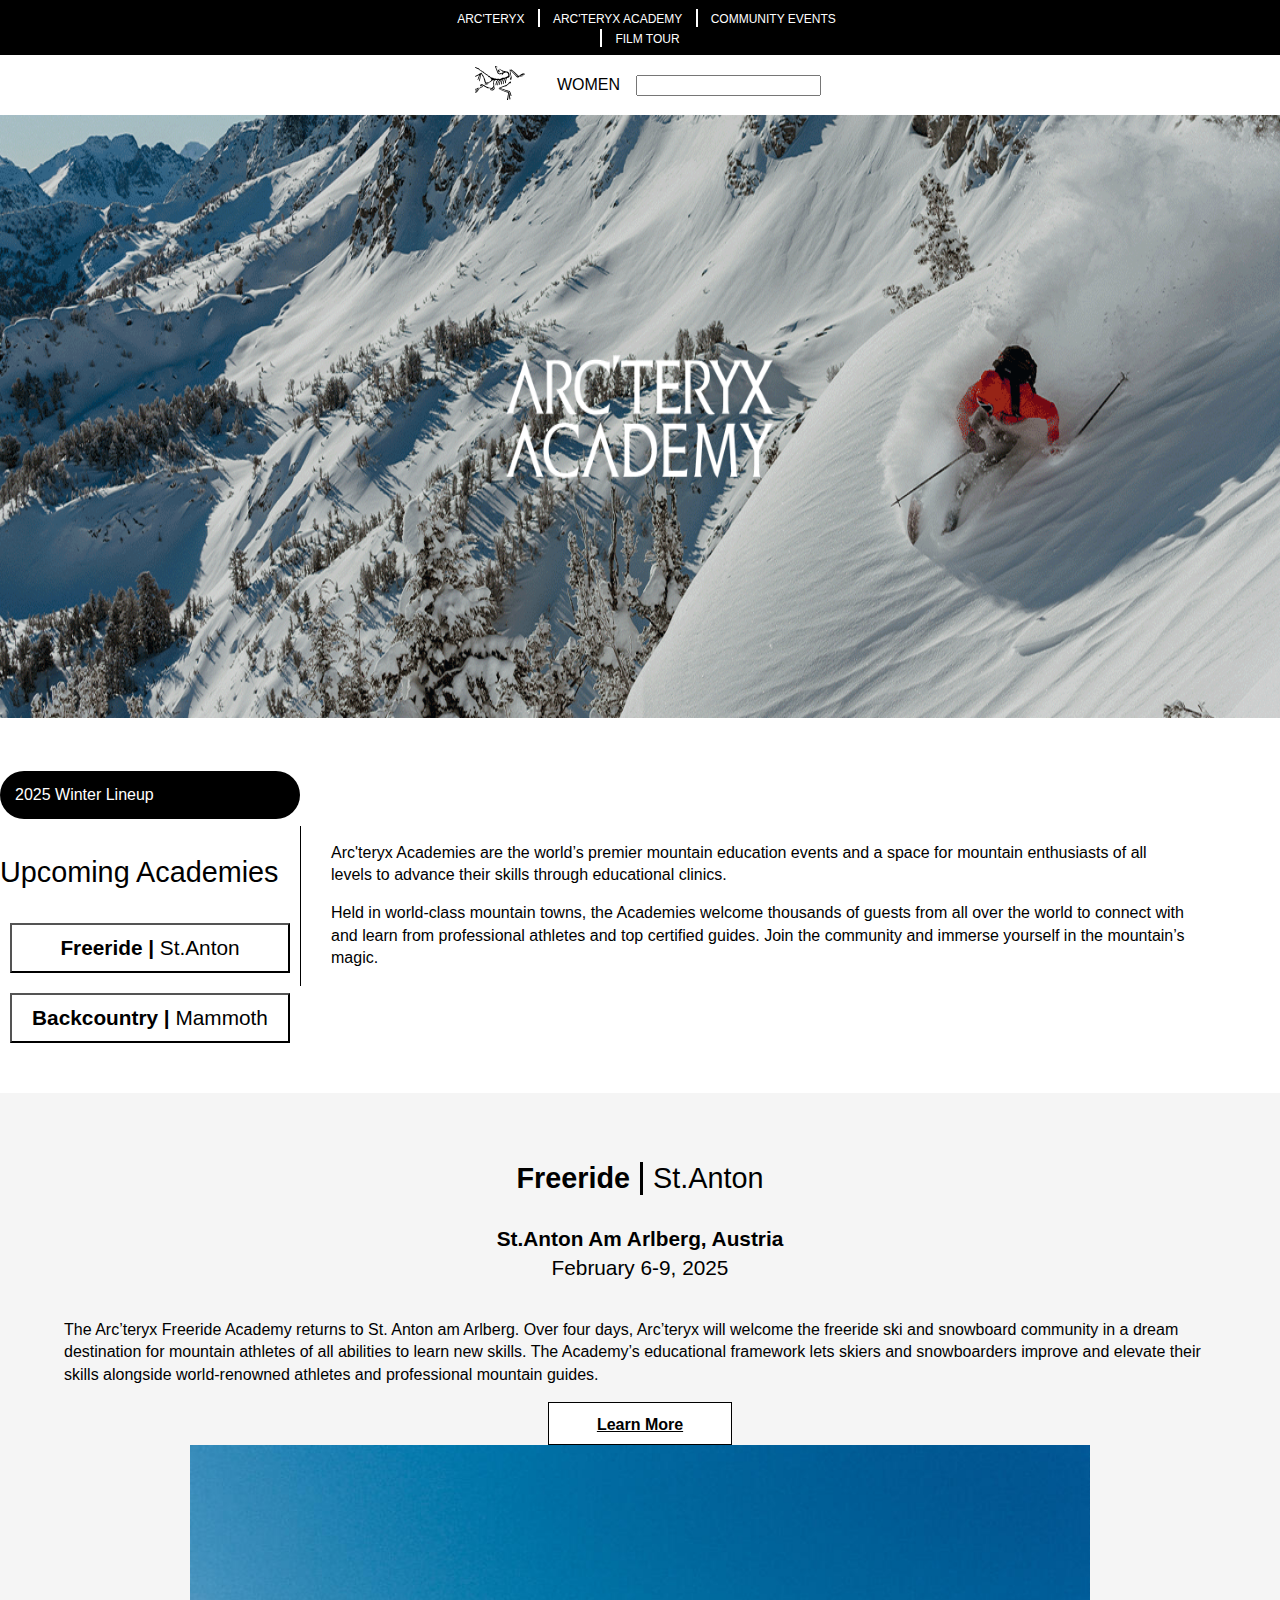
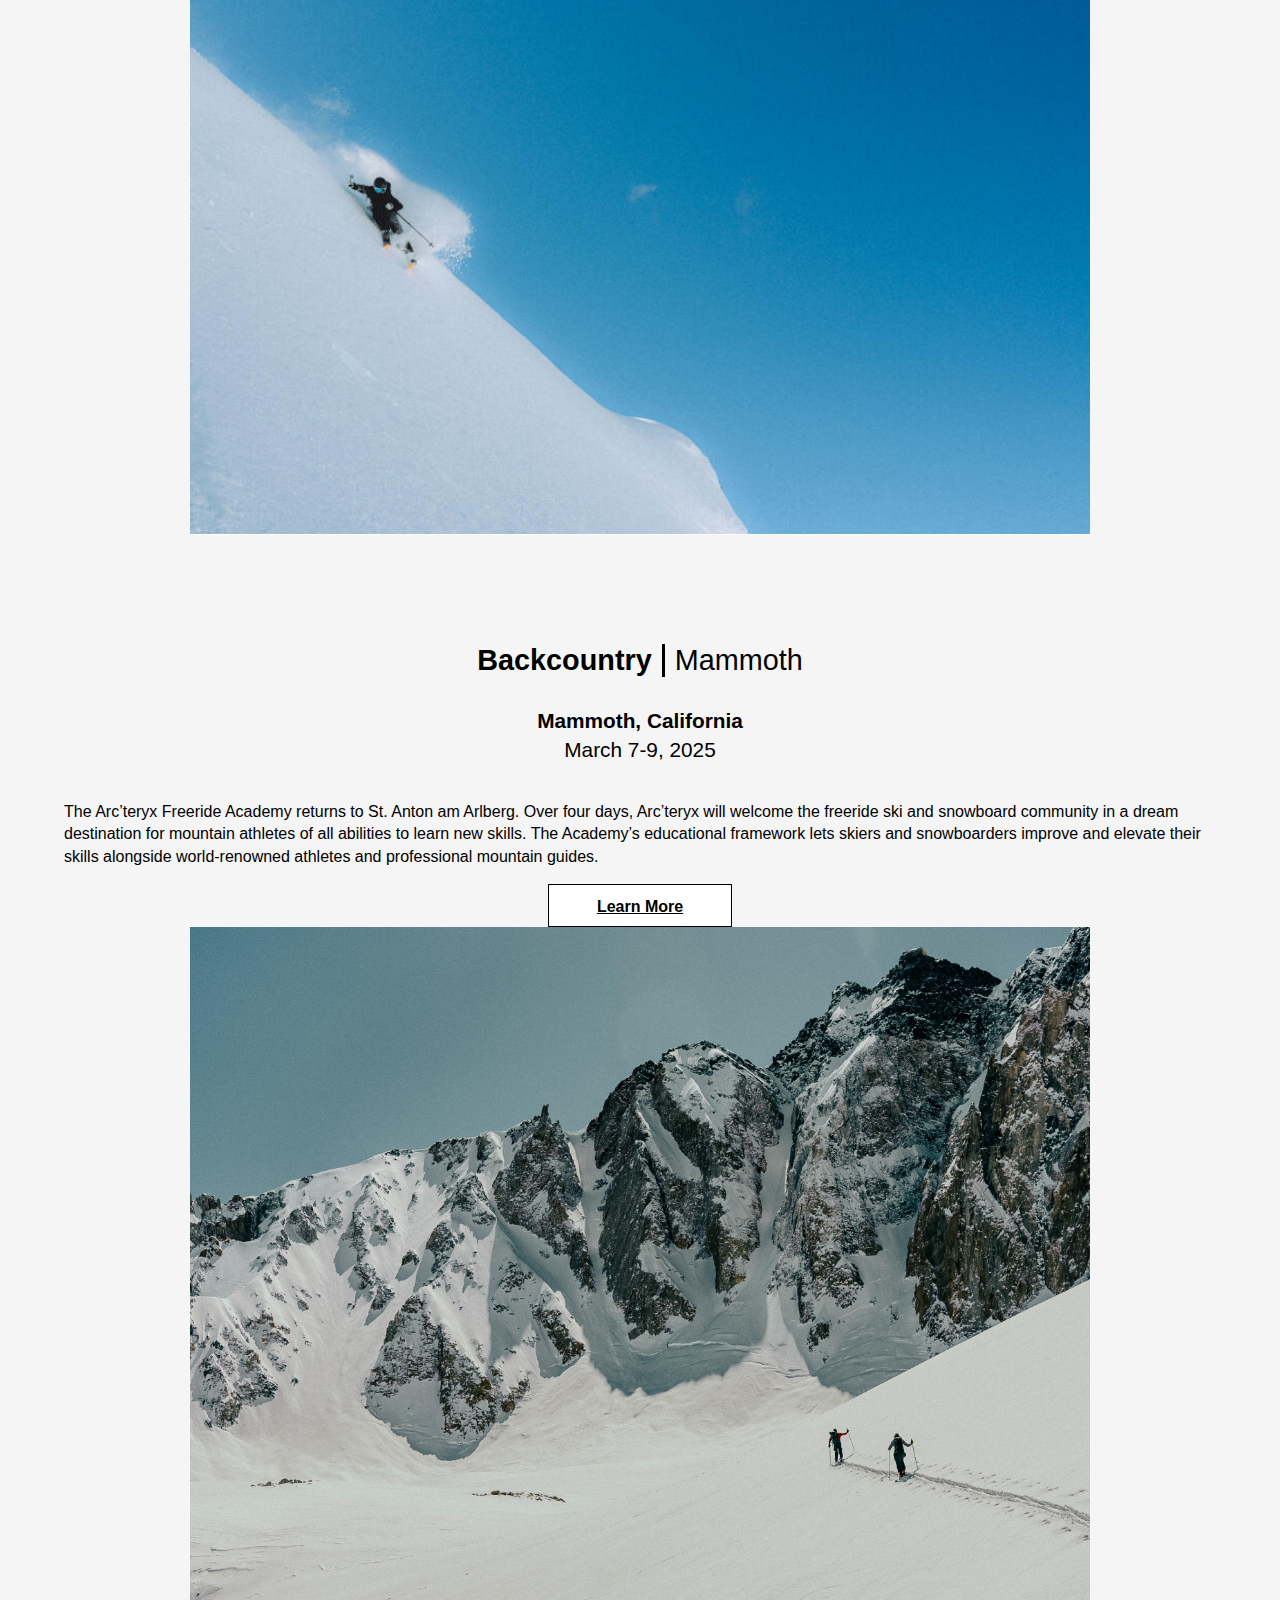
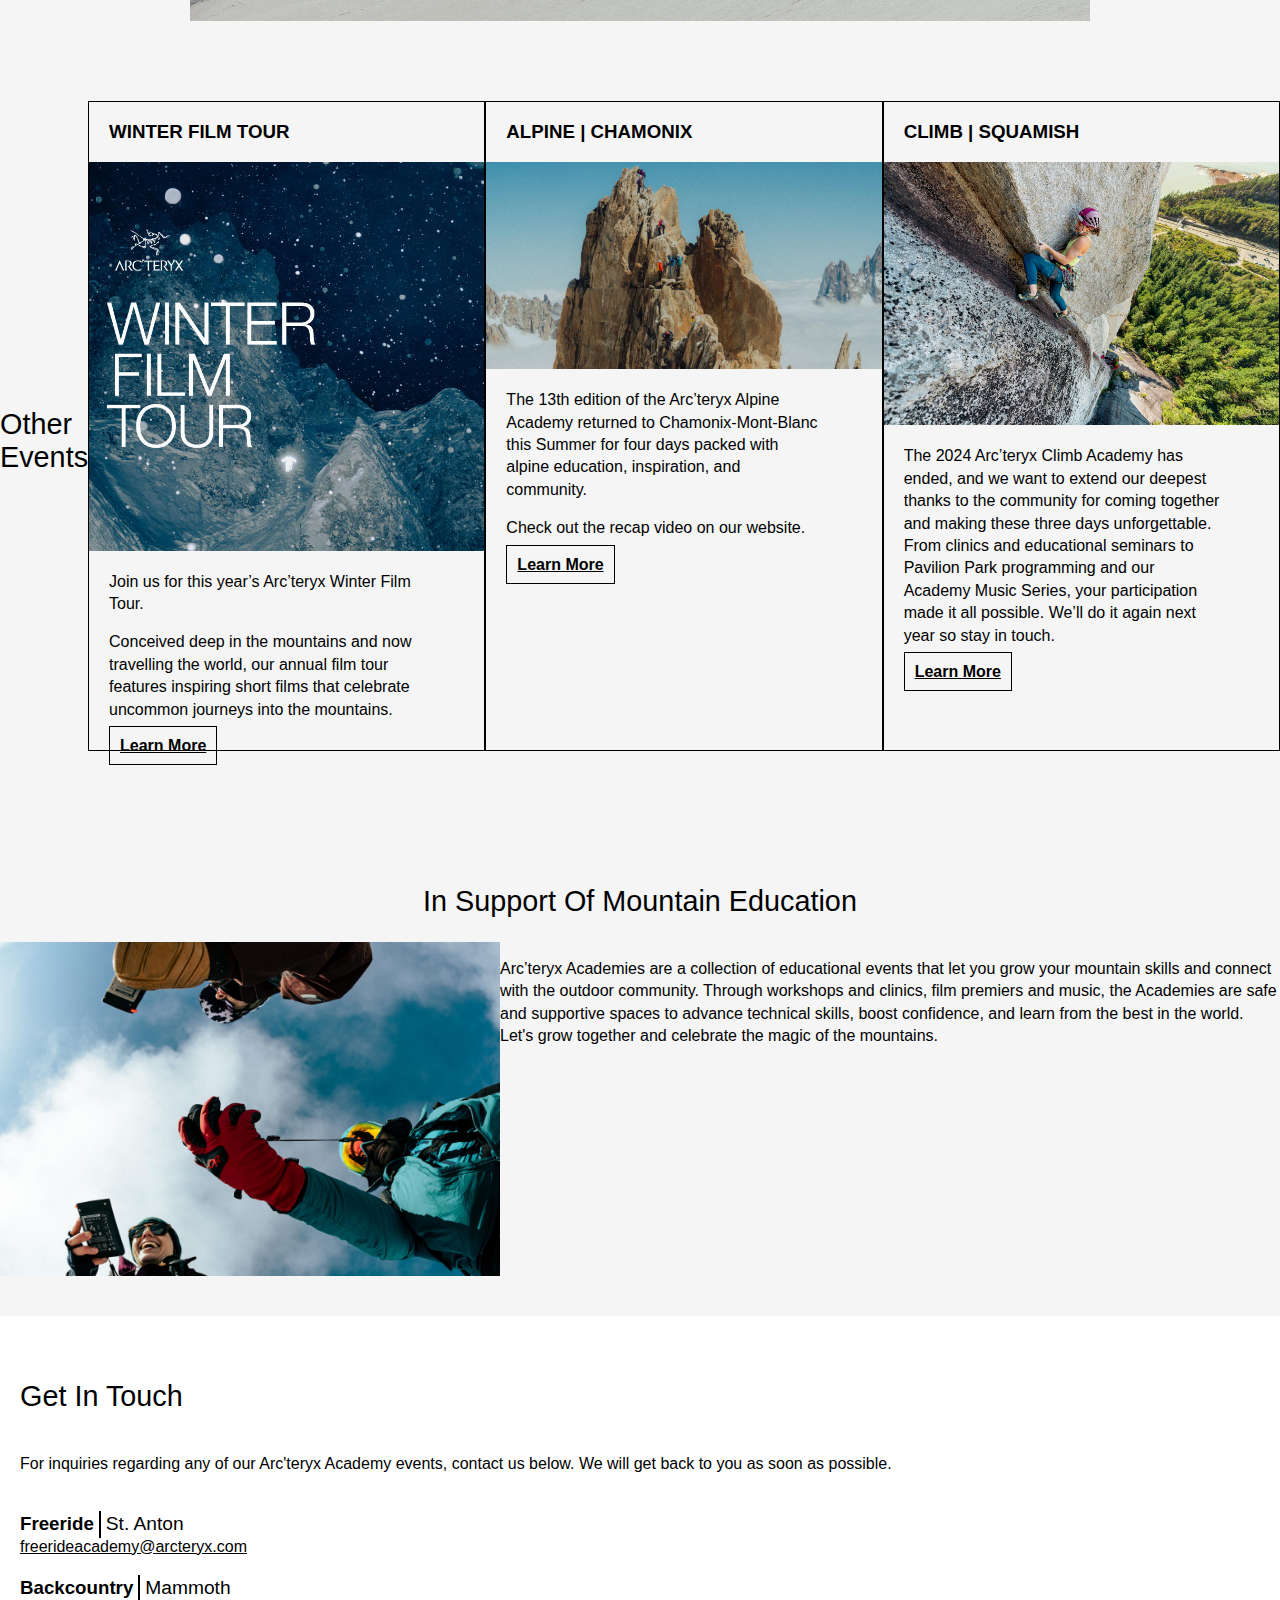
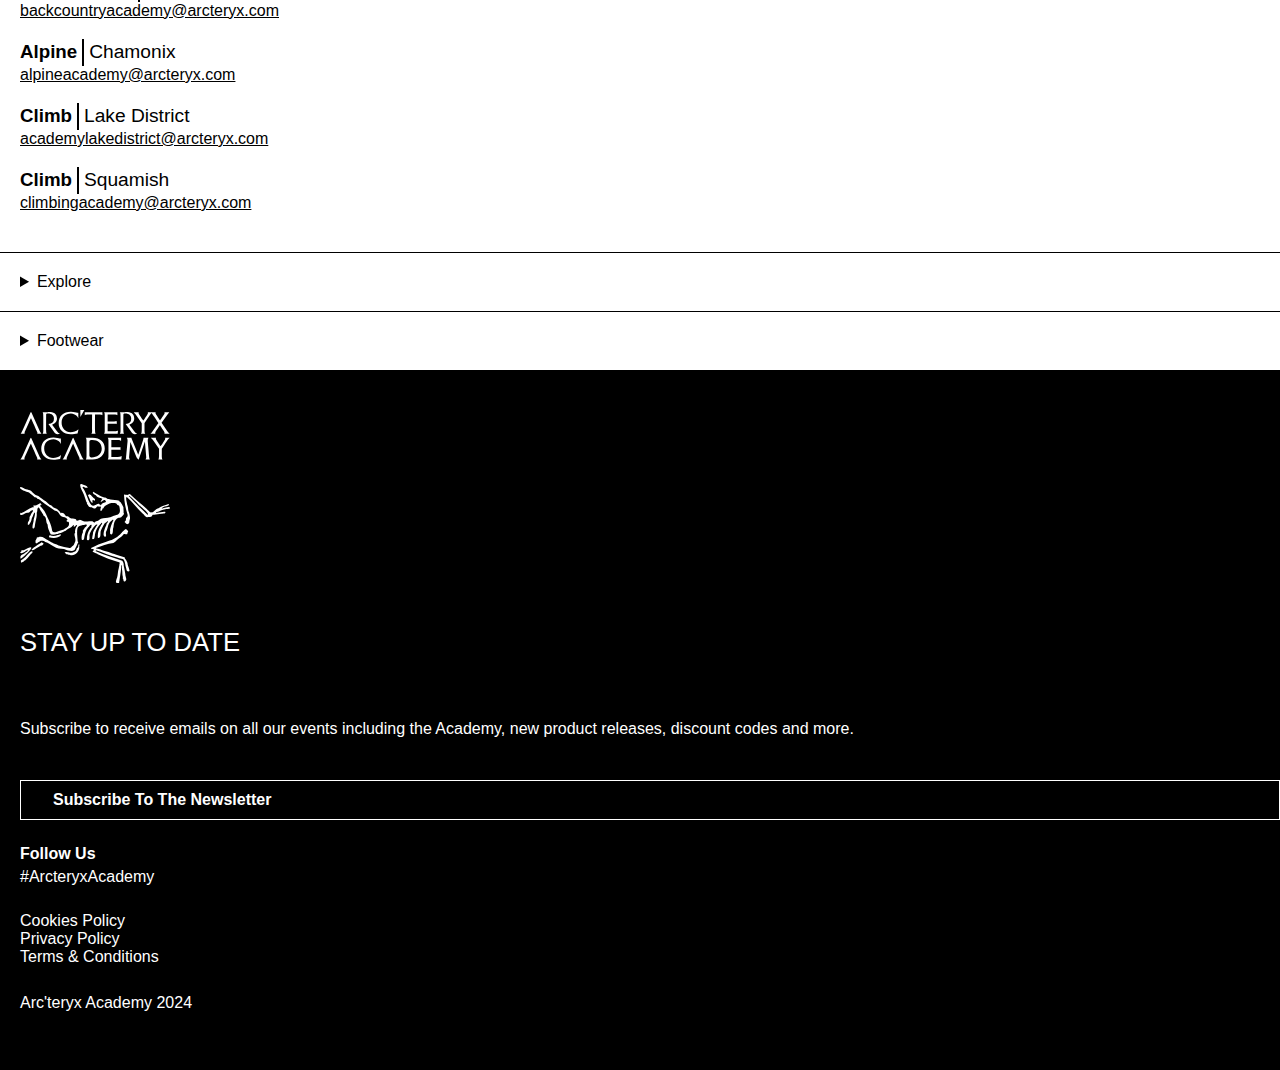
<file: index.html>
<!DOCTYPE html>
<html lang="en">
  <head>
    <meta charset="UTF-8" />
    <meta name="author" content="christian de with" />
    <meta name="viewport" content="width=device-width, initial-scale=1" />

    <title>arcteryx academy</title>

    <link href="styles/style.css" rel="stylesheet" />
    <link rel="icon" type="image/svg+xml" href="images/favicon.svg" />
  </head>

  <body>
    <header>
      <nav>
        <ul>
          <li><a href="arcteryx-films.html">arc'teryx</a></li>
          <li><a href="#">arc'teryx academy</a></li>
          <li><a href="#">community events</a></li>
          <li><a href="#">film tour</a></li>
        </ul>
      </nav>
	  <!-- bron 1: https://www.w3schools.com/howto/howto_css_dropdown_navbar.asp -->
      <div class="navbar">
        <a href="#"
          ><img
            class="navbar-brand"
            src="images/arcteryx-logo-footer.svg"
            alt="HomePage"></a>

        <div class="dropdown">
          <button class="dropbtn">
            WOMEN
            <i class="fa fa-caret-down"></i>
          </button>
          <div class="dropdown-content">
            <a href="#">CLOTHING</a>
            <a href="#">PACKS</a>
            <a href="#">FOOTWEAR</a>
          </div>
        </div>
		<!--  eind bron 1 -->
        <input type="search" >
      </div>
	  <!-- bron 2: https://www.a11yproject.com/posts/how-to-hide-content/-->
      <h1 class="visually-hidden">arc'teryx academy</h1>
	  <!--eind bron 2-->
      <picture>
        <source media="(min-width:650px)" srcset="images/Hero-image1.gif" >

        <img src="images/Hero-image-mobiel.gif" alt="Arc'teryx Academy" >
      </picture>
    </header>

    <main>
      <section>
        <div id="top-section">
          <h2>2025 winter lineup</h2>
          <h2>upcoming academies</h2>
          <button><strong>freeride |</strong> st.anton</button>
          <button><strong>backcountry |</strong> mammoth</button>
        </div>
        <div id="psection1">
          <p>
            Arc'teryx Academies are the world’s premier mountain education
            events and a space for mountain enthusiasts of all levels to advance
            their skills through educational clinics.
          </p>
          <p>
            Held in world-class mountain towns, the Academies welcome thousands
            of guests from all over the world to connect with and learn from
            professional athletes and top certified guides. Join the community
            and immerse yourself in the mountain’s magic.
          </p>
        </div>
      </section>

      <section>
        <div class="h2h3inline">
          <h2>freeride</h2>
          <h3>st.anton</h3>
        </div>
        <p>st.anton am arlberg, austria</p>
        <p>february 6-9, 2025</p>
        <img src="images/st.anton.jpg" alt="foto van man op ski's" >

        <p>
          The Arc’teryx Freeride Academy returns to St. Anton am Arlberg. Over
          four days, Arc’teryx will welcome the freeride ski and snowboard
          community in a dream destination for mountain athletes of all
          abilities to learn new skills. The Academy’s educational framework
          lets skiers and snowboarders improve and elevate their skills
          alongside world-renowned athletes and professional mountain guides.
        </p>
        <a href="#">learn more</a>
      </section>

      <section>
        <div class="h2h3inline">
          <h2>backcountry</h2>
          <h3>mammoth</h3>
        </div>
        <p>mammoth, california</p>
        <p>march 7-9, 2025</p>
        <img src="images/backcountry.jpg" alt="foto van bergen" >

        <p>
          The Arc’teryx Freeride Academy returns to St. Anton am Arlberg. Over
          four days, Arc’teryx will welcome the freeride ski and snowboard
          community in a dream destination for mountain athletes of all
          abilities to learn new skills. The Academy’s educational framework
          lets skiers and snowboarders improve and elevate their skills
          alongside world-renowned athletes and professional mountain guides.
        </p>
        <a href="#">learn more</a>
      </section>

      <section>
        <h2>other events</h2>
        <article>
          <h3>winter film tour</h3>
          <img src="images/film-tour.jpg" alt="winter film tour" >
          <p>Join us for this year’s Arc’teryx Winter Film Tour.</p>
          <p>
            Conceived deep in the mountains and now travelling the world, our
            annual film tour features inspiring short films that celebrate
            uncommon journeys into the mountains.
          </p>
          <a href="#">learn more</a>
        </article>
        <article>
          <h3>alpine | chamonix</h3>
          <img src="images/alpine-chamonix.jpg" alt="foto van een berg" >
          <p>
            The 13th edition of the Arc’teryx Alpine Academy returned to
            Chamonix-Mont-Blanc this Summer for four days packed with alpine
            education, inspiration, and community.
          </p>
          <p>Check out the recap video on our website.</p>
          <a href="">learn more</a>
        </article>
        <article>
          <h3>climb | squamish</h3>
          <img src="images/climb-squamish.jpg" alt="foto van iemand die een berg beklimd" >
          <p>
            The 2024 Arc’teryx Climb Academy has ended, and we want to extend
            our deepest thanks to the community for coming together and making
            these three days unforgettable. From clinics and educational
            seminars to Pavilion Park programming and our Academy Music Series,
            your participation made it all possible. We’ll do it again next year
            so stay in touch.
          </p>
          <a href="">learn more</a>
        </article>
      </section>

      <section>
        <h2>in support of mountain education</h2>
        <div>
          <img src="images/mountain-education.jpg" alt="foto van iemand berg leraren" >
          <p>
            Arc’teryx Academies are a collection of educational events that let
            you grow your mountain skills and connect with the outdoor
            community. Through workshops and clinics, film premiers and music,
            the Academies are safe and supportive spaces to advance technical
            skills, boost confidence, and learn from the best in the world.
            Let's grow together and celebrate the magic of the mountains.
          </p>
        </div>
      </section>

      <section>
        <h2>get in touch</h2>
        <p>
          For inquiries regarding any of our Arc'teryx Academy events, contact
          us below. We will get back to you as soon as possible.
        </p>
        <div>
          <h3>Freeride</h3>
          <p>St. Anton</p>
        </div>
        <a href="mailto:freerideacademy@arcteryx.com"
          >freerideacademy@arcteryx.com</a
        >

        <div>
          <h3>Backcountry</h3>
          <p>Mammoth</p>
        </div>
        <a href="mailto:backcountryacademy@arcteryx.com"
          >backcountryacademy@arcteryx.com</a
        >

        <div>
          <h3>Alpine</h3>
          <p>Chamonix</p>
        </div>
        <a href="mailto:alpineacademy@arcteryx.com"
          >alpineacademy@arcteryx.com</a
        >

        <div>
          <h3>Climb</h3>
          <p>Lake District</p>
        </div>
        <a href="mailto:academylakedistrict@arcteryx.com"
          >academylakedistrict@arcteryx.com</a
        >

        <div>
          <h3>Climb</h3>
          <p>Squamish</p>
        </div>
        <a href="mailto:climbingacademy@arcteryx.com"
          >climbingacademy@arcteryx.com</a
        >
      </section>

      <details>
        <summary>Explore</summary>
        <a href="#">/ No Wasted Days</a>
        <a href="#">/ Who We Are</a>
        <a href="#">/ Blog</a>
      </details>
      <details>
        <summary>Footwear</summary>
        <a href="#">/ Men's Footwear</a>
        <a href="#">/ Women's Footwear</a>
        <a href="#">/ Footwear Innovation</a>
      </details>
    </main>

    <footer>
      <img src="images/logo-footer.svg" alt="arc'teryx logo" >
      <img src="images/arcteryx-logo-footer.svg" alt="arc'teryx logo naam" >

      <h2>stay up to date</h2>
      <p>
        Subscribe to receive emails on all our events including the Academy, new
        product releases, discount codes and more.
      </p>
      <a>subscribe to the newsletter</a>
      <div>
        <p>follow us</p>
        <p>#ArcteryxAcademy</p>
      </div>

      <nav>
        <ul>
          <li><a href="#">cookies policy</a></li>
          <li><a href="#">privacy policy</a></li>
          <li><a href="#">terms & conditions</a></li>
        </ul>
      </nav>
      <p>Arc'teryx Academy 2024</p>
    </footer>
    <script defer src="scripts/script.js"></script>
  </body>
</html>
</file>
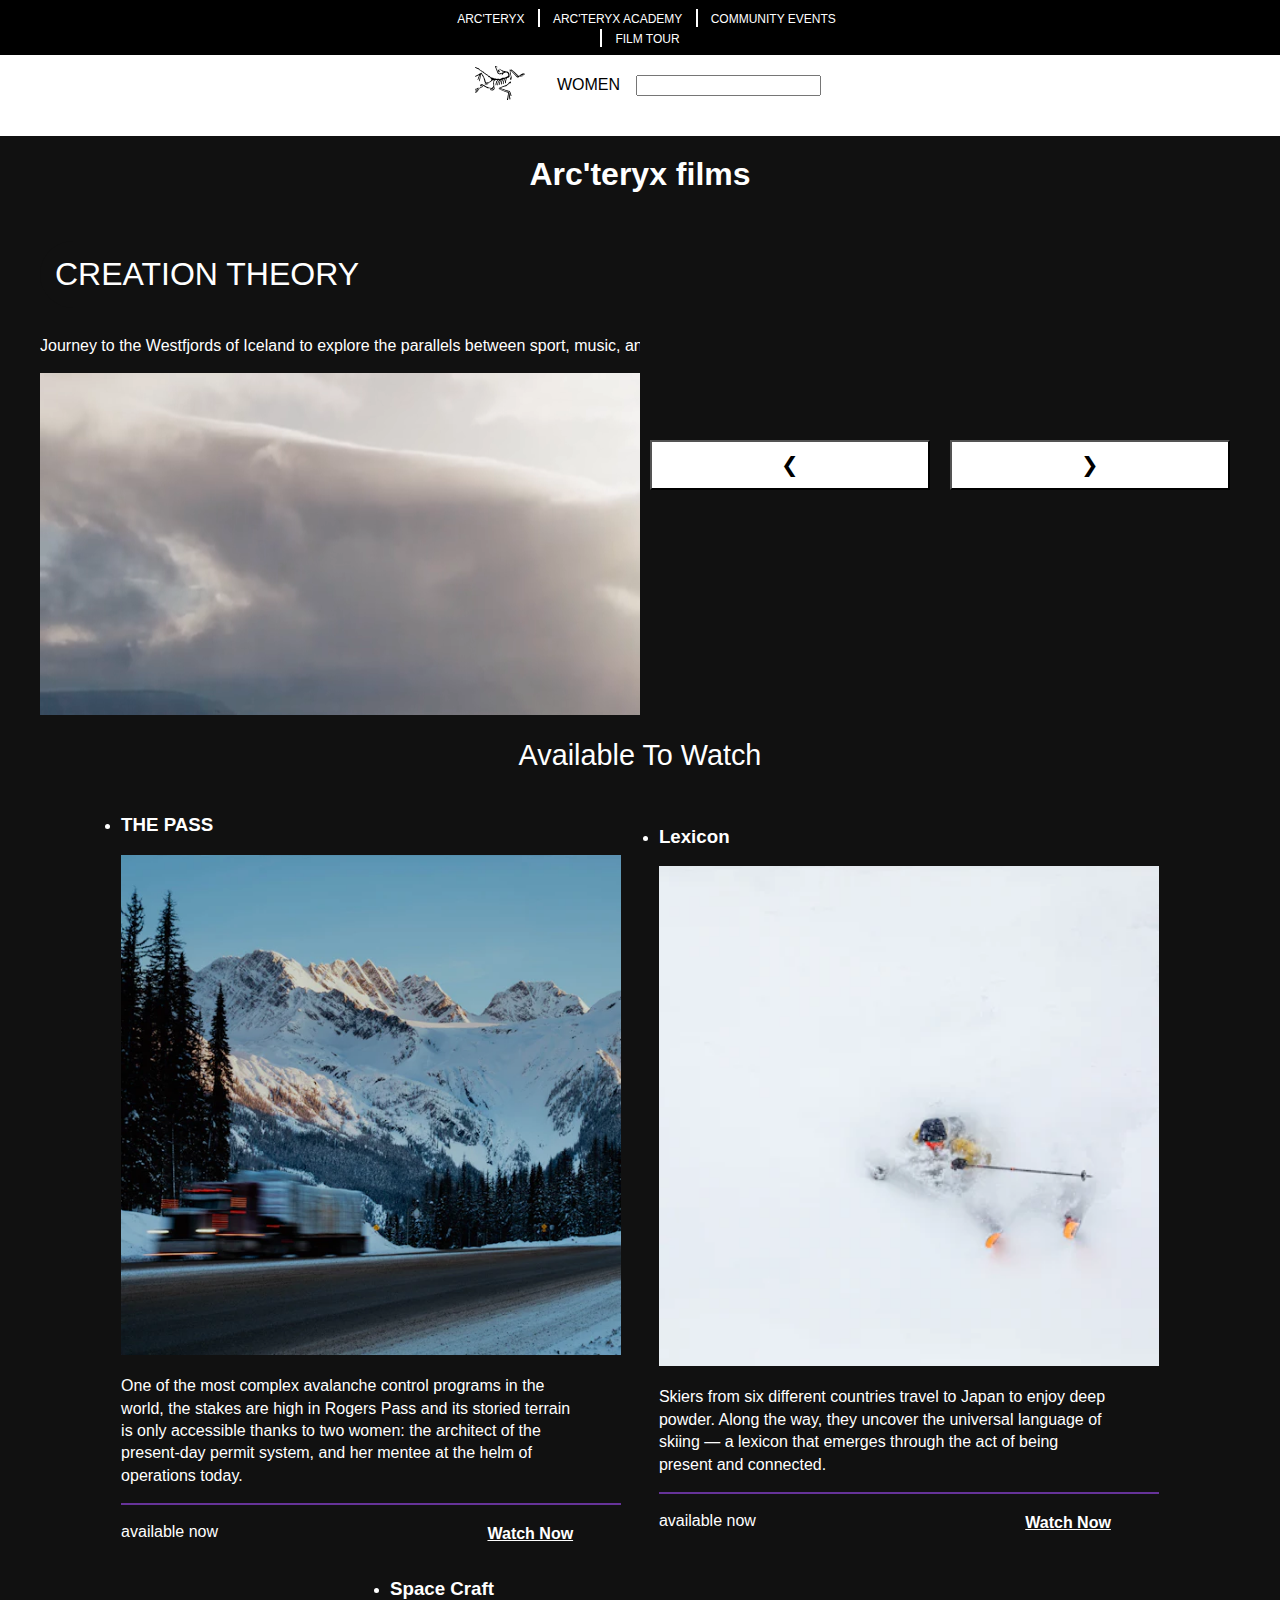
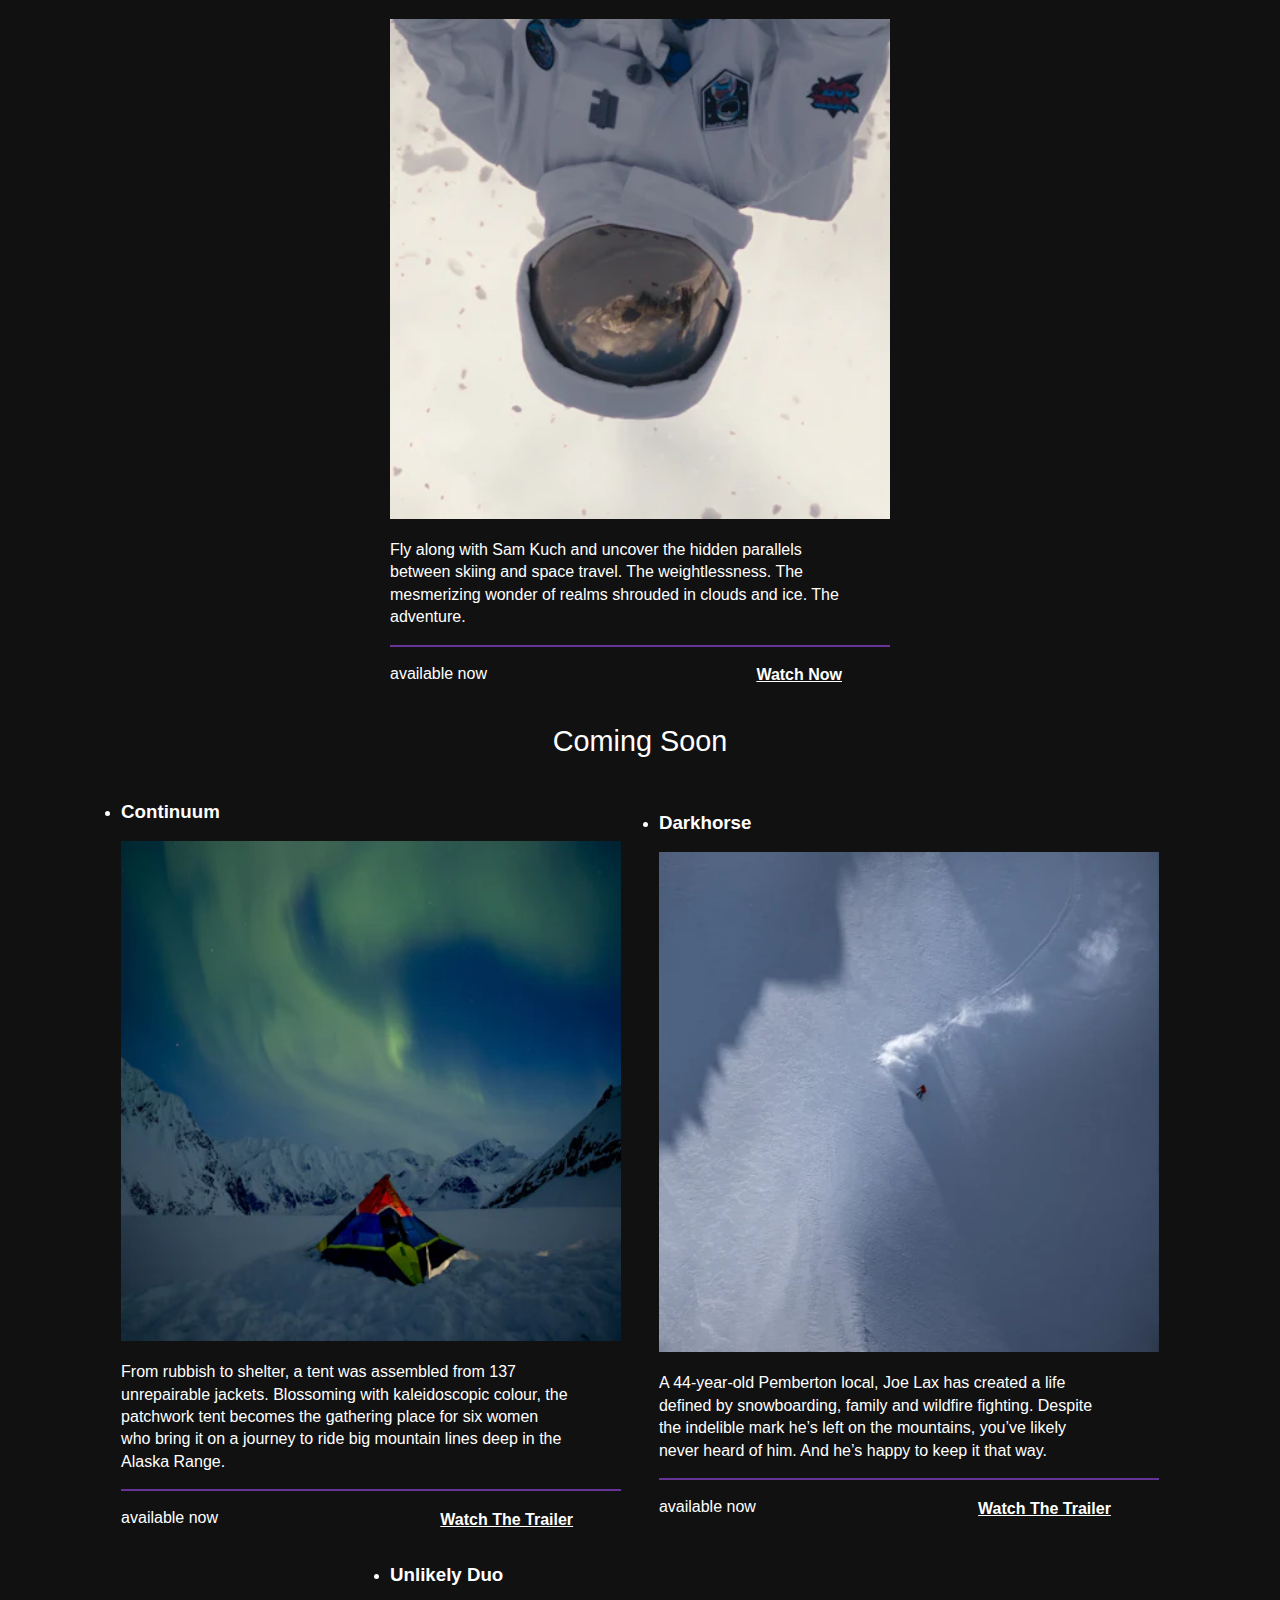
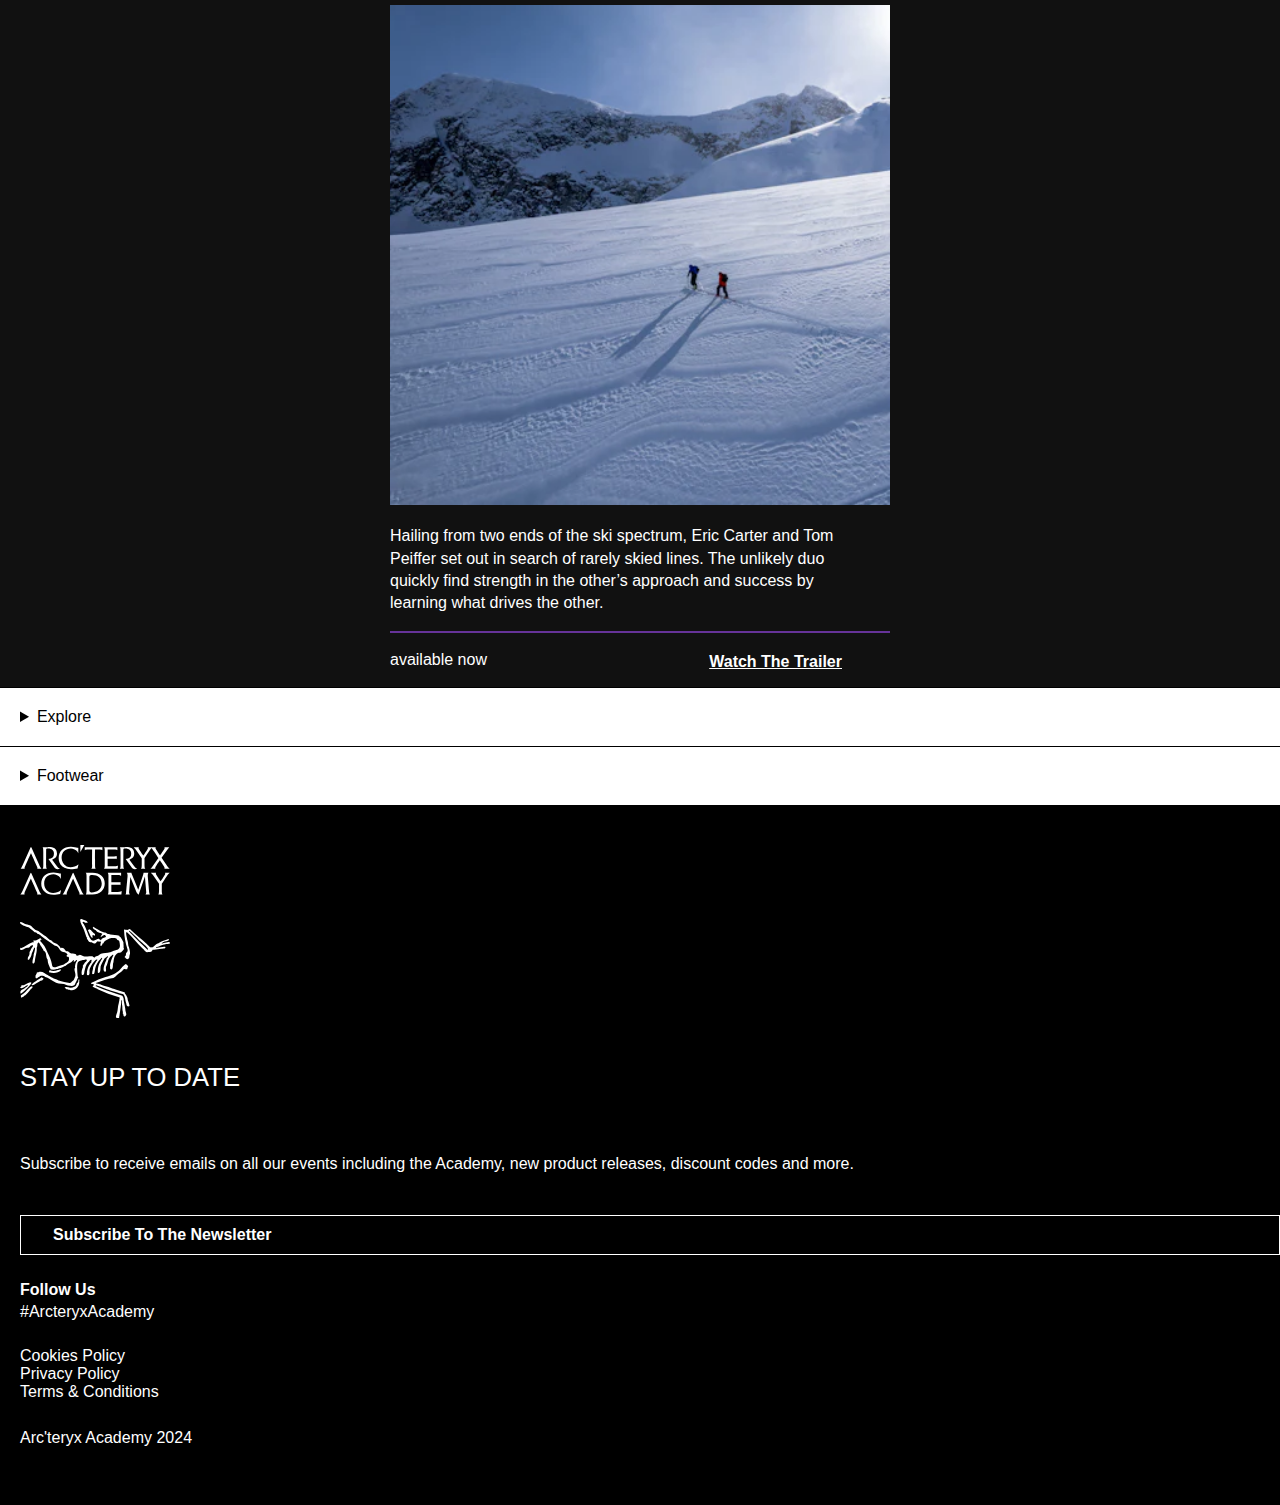
<file: arcteryx-films.html>
<!DOCTYPE html>
<html lang="en">
  <head>
    <meta charset="UTF-8" />
    <meta name="author" content="christian de with" />
    <meta name="viewport" content="width=device-width, initial-scale=1" />

    <title>arcteryx films</title>

    <link href="styles/style.css" rel="stylesheet" />
    <link rel="icon" type="image/svg+xml" href="images/favicon.svg" />
  </head>

  <body>
    <header>
      <nav>
        <ul>
          <li><a href="index.html">arc'teryx</a></li>
          <li><a href="">arc'teryx academy</a></li>
          <li><a href="">community events</a></li>
          <li><a href="">film tour</a></li>
        </ul>
      </nav>

      <div class="navbar">
        <a href="#"
          ><img
            class="navbar-brand"
            src="images/arcteryx-logo-footer.svg"
            alt="HomePage"
        ></a>

        <div class="dropdown">
          <button class="dropbtn">
            WOMEN
            <i class="fa fa-caret-down"></i>
          </button>
          <div class="dropdown-content">
            <a href="#">CLOTHING</a>
            <a href="#">PACKS</a>
            <a href="#">FOOTWEAR</a>
          </div>
        </div>
        <input type="search" >
      </div>
    </header>

    <main class="main-films">
      <h1>Arc'teryx films</h1>
      <section>

        <!--Bron 3: chatgpt prompt: "how to make a carousel using code -->
        <div class="carousel">
          <div class="carousel-inner">
            <div class="carousel-item active">
              <h2>CREATION THEORY</h2>
              <p>
                Journey to the Westfjords of Iceland to explore the parallels
                between sport, music, and creativity.
              </p>
              <video autoplay muted loop>
                <source
                  src="images/creation-theory-video.mp4"
                  type="video/mp4"
                >
              </video>
            </div>
            <div class="carousel-item">
              <h2>BALKAN EXPRESS</h2>
              <p>
                Explore the mountains of the Balkans on a journey of discovery.
              </p>
              <video autoplay muted loop>
                <source
                  src="images/Balkan-express-video.mp4"
                  type="video/mp4"
                >
              </video>
            </div>
            <div class="carousel-item">
              <h2>NEXUS</h2>
              <p>A story of resilience and strength.</p>
              <video autoplay muted loop>
                <source src="images/nexus-video.mp4" type="video/mp4" >
              </video>
            </div>
          </div>
        </div>
        <button class="prev" onclick="prevSlide()">&#10094;</button>
        <button class="next" onclick="nextSlide()">&#10095;</button>
        <!--einde bron 3 -->
      </section>

      <section>
        <h2>available to watch</h2>
        <ul>
          <li>
            <h3>THE PASS</h3>
            <img src="images/the-pass.webp" alt="vrachtwagen rijd tussen de bergen" >
            <p>
              One of the most complex avalanche control programs in the world,
              the stakes are high in Rogers Pass and its storied terrain is only
              accessible thanks to two women: the architect of the present-day
              permit system, and her mentee at the helm of operations today.
            </p>
            <div>
              <p>available now</p>
              <a href="#"> Watch Now</a>
            </div>
          </li>
          <li>
            <h3>Lexicon</h3>
            <img src="images/lexicon.webp" alt="skier bedolven onder sneeuw" >
            <p>
              Skiers from six different countries travel to Japan to enjoy deep
              powder. Along the way, they uncover the universal language of
              skiing — a lexicon that emerges through the act of being present
              and connected.
            </p>
            <div>
              <p>available now</p>
              <a href="#"> Watch Now</a>
            </div>
          </li>
          <li>
            <h3>Space Craft</h3>
            <img src="images/space-craft.webp" alt="foto van een astronaut" >
            <p>
              Fly along with Sam Kuch and uncover the hidden parallels between
              skiing and space travel. The weightlessness. The mesmerizing
              wonder of realms shrouded in clouds and ice. The adventure.
            </p>
            <div>
              <p>available now</p>
              <a href="#"> Watch Now</a>
            </div>
          </li>
        </ul>
      </section>

      <section>
        <h2>coming soon</h2>
        <ul>
          <li>
            <h3>Continuum</h3>
            <img src="images/continuum.webp" alt="tent onder het noorderlicht" >
            <p>
              From rubbish to shelter, a tent was assembled from 137
              unrepairable jackets. Blossoming with kaleidoscopic colour, the
              patchwork tent becomes the gathering place for six women who bring
              it on a journey to ride big mountain lines deep in the Alaska
              Range.
            </p>
            <div>
              <p>available now</p>
              <a href="#"> Watch the trailer</a>
            </div>
          </li>
          <li>
            <h3>Darkhorse</h3>
            <img src="images/darkhorse.webp" alt="snowboarder op de berg" >
            <p>
              A 44-year-old Pemberton local, Joe Lax has created a life defined
              by snowboarding, family and wildfire fighting. Despite the
              indelible mark he’s left on the mountains, you’ve likely never
              heard of him. And he’s happy to keep it that way.
            </p>
            <div>
              <p>available now</p>
              <a href="#"> Watch the trailer</a>
            </div>
          </li>
          <li>
            <h3>Unlikely Duo</h3>
            <img src="images/unlikely-duo.webp" alt="2 mensen in de sneeuw op een berg" >
            <p>
              Hailing from two ends of the ski spectrum, Eric Carter and Tom
              Peiffer set out in search of rarely skied lines. The unlikely duo
              quickly find strength in the other’s approach and success by
              learning what drives the other.
            </p>
            <div>
              <p>available now</p>
              <a href="#"> Watch the trailer</a>
            </div>
          </li>
        </ul>
      </section>

      <details>
        <summary>Explore</summary>
        <a href="#">/ No Wasted Days</a>
        <a href="#">/ Who We Are</a>
        <a href="#">/ Blog</a>
      </details>
      <details>
        <summary>Footwear</summary>
        <a href="#">/ Men's Footwear</a>
        <a href="#">/ Women's Footwear</a>
        <a href="#">/ Footwear Innovation</a>
      </details>
    </main>

    <footer>
      <img src="images/logo-footer.svg" alt="arc'teryx logo" >
      <img src="images/arcteryx-logo-footer.svg" alt="arc'teryx logo naam" >

      <h2>stay up to date</h2>
      <p>
        Subscribe to receive emails on all our events including the Academy, new
        product releases, discount codes and more.
      </p>
      <a>subscribe to the newsletter</a>
      <div>
        <p>follow us</p>
        <p>#ArcteryxAcademy</p>
      </div>

      <nav>
        <ul>
          <li><a href="#">cookies policy</a></li>
          <li><a href="#">privacy policy</a></li>
          <li><a href="#">terms & conditions</a></li>
        </ul>
      </nav>
      <p>Arc'teryx Academy 2024</p>
    </footer>
    <script defer src="scripts/script.js"></script>
  </body>
</html>
</file>
<file: styles/style.css>
/**************/
/* CSS REMEDY */
/**************/
*, *::after, *::before {
  box-sizing:border-box;  
}

/*********************/
/* CUSTOM PROPERTIES */
/*********************/
:root {
	/* startje */
	--color-text:#111;
}

/****************/
/* JOUW STYLING */
/****************/

body {
	font-family:Helvetica, sans-serif;
	margin: auto;
	text-align: left;
}

/****************/
/* HEADER */
/****************/

header {
	background-color: #000000;
	display: flex;
	flex-direction: column;
}

header nav{
	display: flex;
	justify-content: center;
	height: 55px;
}

ul {
	display: flex;
	justify-content: center;
	flex-wrap: wrap;
	column-gap: 3%;
	height: 4vh;
	align-items: center;
	padding-inline: 10px;
	height: 40px;
	margin: auto;
}

header nav li{
	text-transform: uppercase;
	color: white;
	list-style: none;
	padding-left: 13px;
}

header nav li:nth-child(2),
header nav li:nth-child(3),
header nav li:nth-child(4){
	border-left:2px solid rgb(255, 255, 255);
}

header a {
	text-decoration: none;
	color: white;
	font-size: 0.75em;
}

picture img{
	display: flex;
	align-items: center;
	justify-content: center;
	align-content: center;
	height: 67vh;
	width: 100vw;
}

img{
	width: 100vw;
}

.navbar {
	height: 60px;
	display: flex;
	justify-content: center;
	align-items: center;
}

.navbar img {
	width: 50px;
	filter: invert(100%);
}

/*   1. bron 1: https://www.w3schools.com/howto/howto_css_dropdown_navbar.asp   */

/* Navbar container */
.navbar {
	overflow: hidden;
	background-color: white;
	font-family: Arial;
  }
  
  /* Links inside the navbar */
  .navbar a {
	float: left;
	font-size: 16px;
	color: black;
	text-align: center;
	padding: 14px 16px;
	text-decoration: none;
  }
  
  /* The dropdown container */
  .dropdown {
	float: left;
	overflow: hidden;
  }
  
  /* Dropdown button */
  .dropdown .dropbtn {
	font-size: 16px;
	border: none;
	outline: none;
	padding: 14px 16px;
	background-color: inherit;
	font-family: inherit; /* Important for vertical align on mobile phones */
	margin: 0; /* Important for vertical align on mobile phones */
  }
  
  /* Add a red background color to navbar links on hover */
  .navbar a:hover, .dropdown:hover .dropbtn {
	text-decoration: underline;
  }
  
  /* Dropdown content (hidden by default) */
  .dropdown-content {
	display: none;
	position: absolute;
	background-color: #f9f9f9;
	min-width: 160px;
	box-shadow: 0px 8px 16px 0px rgba(0,0,0,0.2);
	z-index: 1;
  }
  
  /* Links inside the dropdown */
  .dropdown-content a {
	float: none;
	color: black;
	padding: 12px 16px;
	text-decoration: none;
	display: block;
	text-align: left;
  }
  
  /* Add a grey background color to dropdown links on hover */
  .dropdown-content a:hover {
	background-color: #ddd;
  }
  
  /* Show the dropdown menu on hover */
  .dropdown:hover .dropdown-content {
	display: block;
  }

  /*   1. einde bron  1   */

/****************/
/* EINDE HEADER */
/****************/

/****************/
/* TEKST ELEMENTEN */
/****************/
.main-films h1{
	justify-self: center;
	padding-top: 20px;
}

section:first-of-type h2:first-of-type{
	padding: 15px;
	color: white;
	background-color: #000000;
	font-size: 16px;
	border-radius: 60px;
}

section h2{
	font-size: 1.8em;
	font-weight: 300;
	text-transform: capitalize;
}

.h2h3inline h2{
	font-weight: 600;
	padding-right: 10px;
}

footer h2{
	text-transform: uppercase;
	font-size: 1.6em;
	font-weight: 500;
}

.h2h3inline h3{
	font-size: 1.8em;
	font-weight: 300;
	border-left: 3px solid black;
	padding-left: 10px;
	text-transform: capitalize;
}

section:nth-child(6) div h3{
	padding-right: 5px;
	margin-bottom: 0px;
}

article h3{
	font-weight: 600;
	text-transform: uppercase;
	padding-left: 20px;
}

article p{
	padding-left: 20px;
	padding-right: 20px;
}


p {
	line-height: 1.4em;
}

section p{
	max-width: 90%;
}

section:nth-of-type(2) > p:first-of-type, section:nth-of-type(3) > p:first-of-type{
	font-weight: 600;
	font-size: 1.3em;
	text-transform: capitalize;
	margin-bottom: 0px;
	margin-top: 0px;
}

section:nth-of-type(2) > p:nth-of-type(2), section:nth-of-type(3) > p:nth-of-type(2){
	font-size: 1.3em;
	margin-top: 0px;
	text-transform: capitalize;
}

section:nth-child(6) div p{
	font-size: 1.2em;
	border-left:2px solid black;
	padding-left: 5px;
	margin-bottom: 0px;
}

footer div p{
	margin: 0px;
}

footer div p:first-of-type{
	font-weight: 600;
	text-transform: capitalize;
}






/****************/
/* MAIN STYLING */
/****************/
.visually-hidden {
	clip: rect(0 0 0 0);
	clip-path: inset(50%);
	height: 1px;
	overflow: hidden;
	position: absolute;
	white-space: nowrap;
	width: 1px;
}

section{
	display: flex;
	flex-direction: column;
	justify-content: center;
	align-items: center;
	padding-top: 40px;
	padding-bottom:40px;
}

section:nth-of-type(2), section:nth-of-type(3), section:nth-of-type(4), section:nth-of-type(5){
	background-color: whitesmoke;
}

section:nth-last-of-type(3){
	display: flex;
}

section:nth-of-type(2) a, section:nth-of-type(3) a{
	color: black;
	background-color: white;
	border: 1px solid black;
	padding-top: 0.8em;
	padding-bottom: 0.6em;
	padding-left: 3em;
	padding-right: 3em;
	font-size: 16px;
	text-transform: capitalize;
	font-weight: 600;
	justify-self: left;
}

section:first-of-type button{
	width: 280px;
	height: 50px;
	margin: 10px;
	background-color: white;
	font-size: 1.3em;
	text-transform: capitalize;
}

section:nth-child(6){
	align-items: flex-start;
	padding-left: 20px;
}

section:nth-child(6) div{
	display: flex;
	align-items: center;
}

section:nth-child(6) a{
	color: black;
}

#psection1{
	border-left: 1px solid black;
	padding-left: 30px;
	padding-top: 0px;
}

#top-section{
	display: flex;
	flex-direction: column;
	justify-content: center; }

.h2h3inline{
	display: flex;
	align-items: center;
}

main button:active{
	color: white;
	background-color: #000000;
}

article{
	border: 1px solid black;
	padding: 0;
	width: 80vw;
	height: 650px;
	margin-bottom: 30px;

}

article img{
	width: 100%;
}

article a{
	color: black;
	font-size: 16px;
	text-transform: capitalize;
	font-weight: 600;
	border: 1px solid black;
	padding: 10px;
	margin-left: 20px;
}

main details{
	background-color: white;
	color: black;
	padding: 20px;
	border-top: 1px solid black;
}

main details a {
	display: block;
	border-bottom: 1px solid black;
	padding: 20px;
	color: black ;
}


/****************/
/* FOOTER STYLING */
/****************/

footer {
	background-color: black;
	color: white;
	display: flex;
	flex-direction: column;
	padding-left: 20px;
	padding-top: 40px;
	padding-bottom: 40px;
	justify-content: space-between;
	height: 700px;
}

footer img{
	width: 30vw;
	max-width: 150px;
}



footer > a:first-of-type{
	text-transform: capitalize;
	font-weight: 600;
	border:1px solid white;
	padding-top: 10px;
	padding-bottom: 10px;
	padding-left: 2em;
}


footer ul{
	display: block;
	list-style: none;
	text-transform: capitalize;
	padding: 0px;
}

footer ul a{
	color: white;
	text-decoration: none;
}


/****************/
/* ARC'TERYX FILMS */
/****************/

.main-films{
	background-color: #111;
	color: white;
}

.main-films section{
	padding: 0px;
	background-color: #111;
}

.main-films ul{
	height: auto;
}

.main-films li div{
	border-top: 2px solid rebeccapurple;
	display: flex;
	justify-content: space-between;
	align-items: center;
}

.main-films li div a{
	background-color: #111;
	color: white;
	border: 0;
}

.main-films section:last-of-type{
	display: flex;
}




/* CAROUSEL Bron: chatgpt prompt: "how to make a carousel using code" */

.carousel {
	position: relative;
	width: 90%;
	max-width: 600px;
	overflow: hidden;
}
  
.carousel-inner {
	display: flex;
	transition: transform 0.5s ease-in-out;
	width: 300%; /* Adjust based on number of items */
	max-height: 500px;
}
  
.carousel-item {
	width: 100%;
	flex-shrink: 0;
}
  
.carousel video {
	width: fit-content;
	height:fit-content  ;
	height: auto;
	object-fit: cover;
}

.carousel p{
	width: 90vw;
}
  
.main-films section:first-of-type h2 {
	font-size: 2em;
	background-color: #111;
}
  
button:hover {
	background: rgba(0, 0, 0, 0.8);
}
  
button.prev {
	left: 10px;
}
  
button.next {
	right: 10px;
}



/****************/
/* RESPONSIVE */
/****************/

@media screen and (min-width: 600px) {
	main section:first-of-type {
		flex-direction: row;
	}

	section:nth-of-type(2) > img:first-of-type, section:nth-of-type(3) > img:first-of-type{
		order: 5;
		max-width: 900px;
	}

	section:nth-of-type(4){
		flex-direction: row;
		justify-content: space-around;
	}

	section:nth-of-type(4) img{
		max-width: 400px;
		max-height: 400px;
	}

	section:nth-of-type(5) div{
		display: flex;
		flex-direction: row;
	}

	section:nth-of-type(5) div img{
		max-width: 500px;
		max-height: 500px;
	}

	.main-films ul li{
		max-width: 500px;
	}

	.main-films ul{
		flex-direction: row;
	}

	.main-films ul li img{
		max-width: 500px;
		max-height: 500px;
	}
  }


  /****************/
/* DARK MODE */
/****************/
@media (prefers-color-scheme: dark) {
	.navbar {
		background-color: black;
	}

	.navbar button{
		color: white;
	}

	.navbar img{
		filter: none;
	}

	body{
		background-color: #111;
		color: white;
	}

	section:nth-of-type(2), section:nth-of-type(3), section:nth-of-type(4), section:nth-of-type(5){
		background-color: #111;
	}

	article {
		border-color: white;
	}

	article a, section:nth-of-type(5) a{
		color: white;
	}
  }
</file>
